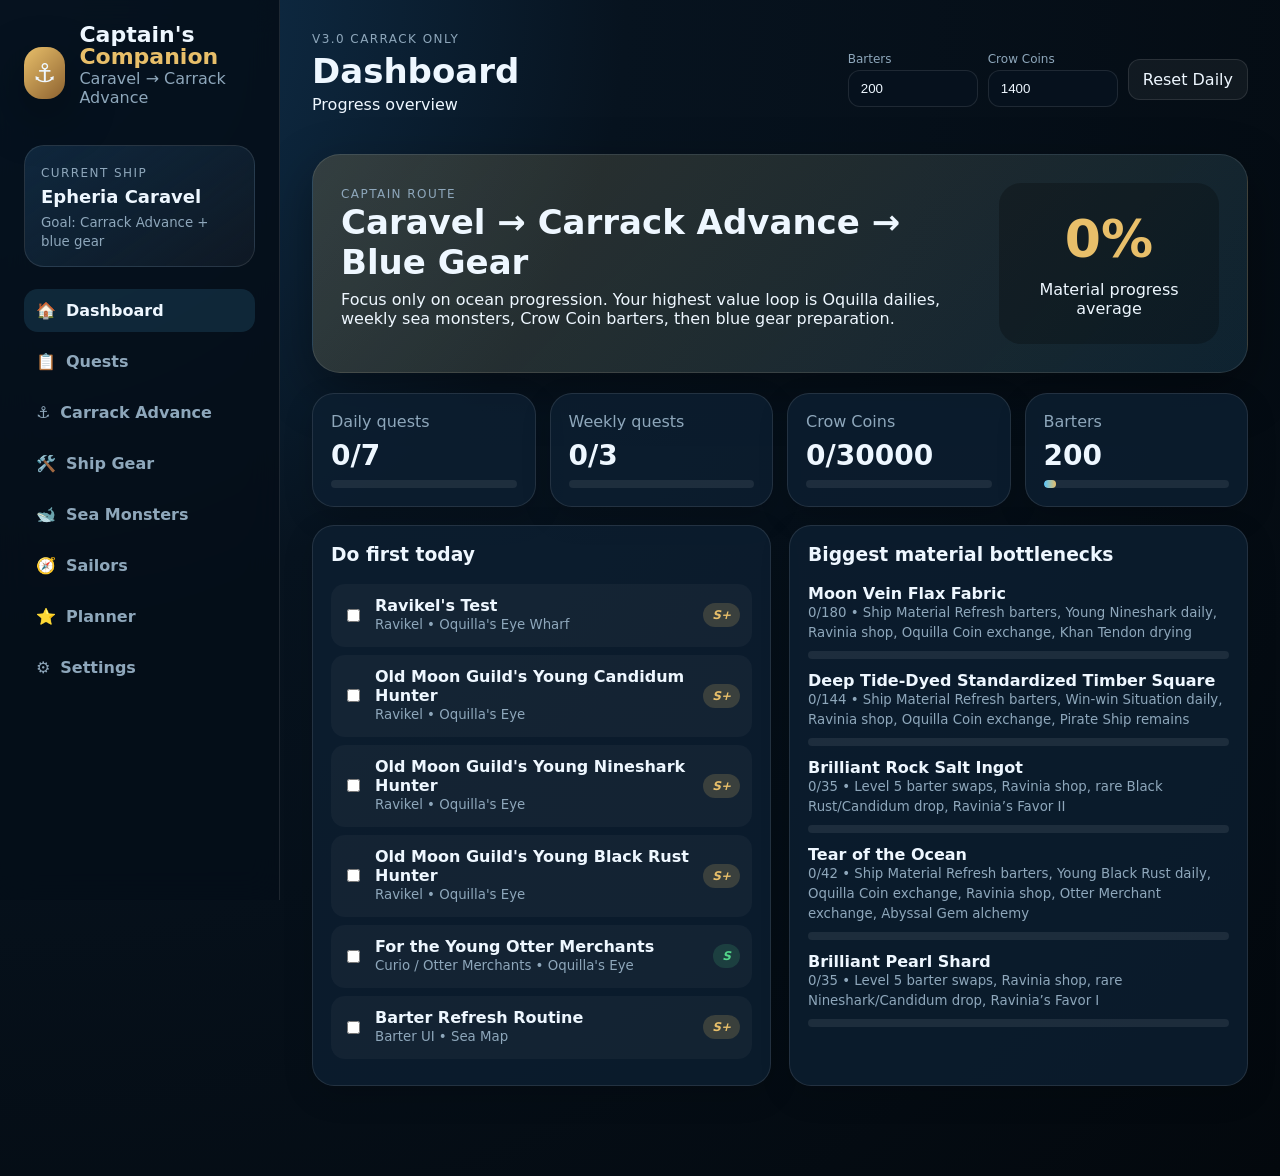
<file: index.html>
<!DOCTYPE html>
<html lang="en">
<head>
  <meta charset="UTF-8" />
  <meta name="viewport" content="width=device-width, initial-scale=1.0" />
  <meta name="theme-color" content="#07131f" />
  <title>BDO Captain's Companion v3.0</title>
  <link rel="stylesheet" href="css/styles.css" />
</head>
<body>
  <div class="appShell">
    <aside class="sidebar">
      <div class="brand">
        <div class="brandIcon">⚓</div>
        <div>
          <h1>Captain's<br><span>Companion</span></h1>
          <p>Caravel → Carrack Advance</p>
        </div>
      </div>
      <div class="shipCard mini">
        <span class="eyebrow">Current ship</span>
        <strong>Epheria Caravel</strong>
        <small>Goal: Carrack Advance + blue gear</small>
      </div>
      <nav id="desktopNav" class="nav"></nav>
    </aside>

    <main class="main">
      <header class="topbar">
        <div>
          <span class="version">v3.0 Carrack Only</span>
          <h2 id="pageTitle">Dashboard</h2>
          <p id="pageSubtitle">Your clean progression hub for Carrack Advance.</p>
        </div>
        <div class="topActions">
          <label class="quickInput">Barters
            <input id="barterCount" type="number" min="0" placeholder="200" />
          </label>
          <label class="quickInput">Crow Coins
            <input id="crowCoins" type="number" min="0" placeholder="1400" />
          </label>
          <button id="resetDaily" class="ghostBtn">Reset Daily</button>
        </div>
      </header>

      <section id="dashboard" class="page active"></section>
      <section id="quests" class="page"></section>
      <section id="materials" class="page"></section>
      <section id="shipGear" class="page"></section>
      <section id="monsters" class="page"></section>
      <section id="sailors" class="page"></section>
      <section id="planner" class="page"></section>
      <section id="settings" class="page"></section>
    </main>
  </div>

  <nav id="mobileNav" class="mobileNav"></nav>
  <dialog id="detailModal" class="modal"><div id="modalContent"></div></dialog>

  <script src="data/appData.js"></script>
  <script src="js/app.js"></script>
</body>
</html>
</file>
<file: css/styles.css>
:root{--bg:#07131f;--panel:#0d1f31;--panel2:#10283e;--text:#eef7ff;--muted:#8ea7bb;--gold:#e8bf6a;--blue:#55c7ff;--green:#53d68a;--red:#ff6b6b;--line:rgba(255,255,255,.1);--shadow:0 18px 50px rgba(0,0,0,.35)}*{box-sizing:border-box}body{margin:0;background:radial-gradient(circle at top left,#123757 0,#07131f 36%,#03080d 100%);color:var(--text);font-family:Inter,system-ui,Segoe UI,Arial,sans-serif}.appShell{display:grid;grid-template-columns:280px 1fr;min-height:100vh}.sidebar{position:sticky;top:0;height:100vh;padding:24px;background:rgba(5,14,24,.88);border-right:1px solid var(--line);backdrop-filter:blur(16px)}.brand{display:flex;gap:14px;align-items:center;margin-bottom:22px}.brandIcon{width:52px;height:52px;border-radius:18px;background:linear-gradient(135deg,var(--gold),#8d6230);display:grid;place-items:center;font-size:26px;box-shadow:var(--shadow)}h1,h2,h3,p{margin-top:0}.brand h1{font-size:22px;line-height:1.02;margin:0}.brand h1 span{color:var(--gold)}.brand p,.shipCard small,.eyebrow,.version{color:var(--muted)}.shipCard{background:linear-gradient(145deg,var(--panel2),rgba(255,255,255,.04));border:1px solid var(--line);border-radius:20px;padding:16px;margin-bottom:22px}.shipCard strong{display:block;font-size:18px;margin:5px 0}.nav{display:grid;gap:8px}.navBtn{border:0;background:transparent;color:var(--muted);padding:12px;border-radius:14px;text-align:left;display:flex;gap:10px;align-items:center;cursor:pointer}.navBtn:hover,.navBtn.active{background:rgba(85,199,255,.13);color:var(--text)}.main{padding:28px 32px 90px}.topbar{display:flex;justify-content:space-between;gap:20px;align-items:center;margin-bottom:24px}.topbar h2{font-size:34px;margin:4px 0}.version,.eyebrow{text-transform:uppercase;letter-spacing:.12em;font-size:12px}.topActions{display:flex;gap:10px;align-items:center;flex-wrap:wrap}.quickInput{display:grid;gap:4px;color:var(--muted);font-size:12px}.quickInput input,.toolbar input,.toolbar select,.materialControl input{background:#06111d;border:1px solid var(--line);border-radius:12px;color:var(--text);padding:10px 12px;max-width:130px}button{font:inherit}.ghostBtn,.primaryBtn,.dangerBtn{border:1px solid var(--line);border-radius:12px;padding:10px 14px;cursor:pointer}.ghostBtn{background:rgba(255,255,255,.05);color:var(--text)}.primaryBtn{background:var(--blue);color:#02101b;border:0;font-weight:800}.dangerBtn{background:var(--red);color:#190000;border:0;font-weight:800}.page{display:none}.page.active{display:block}.hero{display:grid;grid-template-columns:1fr 220px;gap:18px;background:linear-gradient(135deg,rgba(232,191,106,.18),rgba(85,199,255,.12));border:1px solid var(--line);border-radius:28px;padding:28px;margin-bottom:20px;box-shadow:var(--shadow)}.hero h3{font-size:34px;margin-bottom:8px}.heroStats{border-radius:22px;background:rgba(0,0,0,.25);display:grid;place-items:center;text-align:center;padding:20px}.heroStats strong{font-size:52px;color:var(--gold)}.statGrid{display:grid;grid-template-columns:repeat(4,1fr);gap:14px;margin-bottom:18px}.statCard,.panel,.card,.materialCard,.timelineItem{background:rgba(13,31,49,.82);border:1px solid var(--line);border-radius:22px;padding:18px;box-shadow:0 10px 30px rgba(0,0,0,.15)}.statCard span,.statCard small{color:var(--muted)}.statCard strong{display:block;font-size:28px;margin:8px 0}.bar{height:8px;background:rgba(255,255,255,.08);border-radius:99px;overflow:hidden}.bar i{display:block;height:100%;background:linear-gradient(90deg,var(--blue),var(--gold));border-radius:99px}.gridTwo{display:grid;grid-template-columns:1fr 1fr;gap:18px}.questRow{display:flex;align-items:center;gap:12px;padding:12px;border-radius:14px;background:rgba(255,255,255,.035);margin:8px 0}.questRow span{flex:1}.questRow small,.miniMat small,.card p,.materialCard small{display:block;color:var(--muted);line-height:1.5}.pill{display:inline-flex;align-items:center;border-radius:999px;background:rgba(85,199,255,.14);color:#bfeeff;padding:5px 9px;font-size:12px;font-weight:800}.pill.splus{background:rgba(232,191,106,.18);color:var(--gold)}.pill.s{background:rgba(83,214,138,.16);color:var(--green)}.pill.a{background:rgba(85,199,255,.16);color:var(--blue)}.pill.muted{background:rgba(255,255,255,.08);color:var(--muted)}.miniMat{display:grid;gap:8px;margin:12px 0}.toolbar{display:flex;gap:10px;margin-bottom:16px}.toolbar input{max-width:none;flex:1}.cardGrid{display:grid;grid-template-columns:repeat(3,minmax(0,1fr));gap:16px}.cardTop{display:flex;gap:8px;flex-wrap:wrap;margin-bottom:12px}.card h3{font-size:19px}.cardFooter{display:flex;justify-content:space-between;align-items:center;margin-top:14px;border-top:1px solid var(--line);padding-top:14px}.materialList{display:grid;gap:14px}.materialCard{display:grid;grid-template-columns:1fr 260px;gap:20px;align-items:center}.materialControl{display:grid;gap:10px}.materialControl input{max-width:none;font-size:18px}.timeline{display:grid;gap:16px}.timelineItem{position:relative;border-left:4px solid var(--gold)}.timelineItem span{color:var(--gold);font-weight:900}.timelineItem em{color:var(--muted)}.timelineItem li{margin:8px 0}.planner ol{line-height:2}.modal{max-width:620px;border:1px solid var(--line);border-radius:24px;background:var(--panel);color:var(--text);box-shadow:var(--shadow);padding:0}.modal::backdrop{background:rgba(0,0,0,.72)}#modalContent{padding:24px}.close{float:right;border:0;border-radius:50%;width:36px;height:36px;background:rgba(255,255,255,.08);color:var(--text);font-size:22px}pre{white-space:pre-wrap;background:#02070c;border-radius:14px;padding:14px;overflow:auto}.mobileNav{display:none}@media(max-width:980px){.appShell{grid-template-columns:1fr}.sidebar{display:none}.main{padding:20px 16px 92px}.topbar,.hero,.gridTwo,.materialCard{grid-template-columns:1fr;display:grid}.statGrid,.cardGrid{grid-template-columns:1fr 1fr}.mobileNav{position:fixed;bottom:0;left:0;right:0;display:grid;grid-template-columns:repeat(5,1fr);background:rgba(5,14,24,.96);border-top:1px solid var(--line);padding:8px;z-index:10}.mobileNav .navBtn{justify-content:center;text-align:center;display:grid;gap:2px;padding:8px}.mobileNav small{font-size:11px}.hero h3{font-size:26px}}@media(max-width:620px){.statGrid,.cardGrid{grid-template-columns:1fr}.topActions{align-items:stretch}.quickInput input{max-width:none}.heroStats strong{font-size:42px}}

/* v3.2 Carrack Advance material tracker */
.sourceNote{background:rgba(232,191,106,.11);border:1px solid rgba(232,191,106,.28);border-radius:18px;padding:14px 16px;margin-bottom:16px;color:#f4dfad}.sourceNote strong{color:var(--gold)}.materialSummary{display:grid;grid-template-columns:repeat(3,1fr);gap:14px;margin-bottom:18px}.materialTableWrap{display:grid;gap:22px}.matGroup h3{color:var(--gold);margin:0 0 10px}.materialTable{display:grid;gap:10px}.matRow{display:grid;grid-template-columns:minmax(280px,1.4fr) 110px 130px 120px 170px;gap:14px;align-items:center;background:rgba(13,31,49,.82);border:1px solid var(--line);border-radius:18px;padding:12px}.matRow.done{border-color:rgba(83,214,138,.45);background:rgba(83,214,138,.08)}.matNameCell{display:flex;gap:12px;align-items:center;min-width:0}.matNameCell h4{margin:0 0 4px;font-size:16px}.matNameCell small,.matNeed span,.matHave span,.matRemain span,.matProgress span{color:var(--muted);font-size:12px}.matIcon{width:46px;height:46px;object-fit:contain;border-radius:10px;background:rgba(255,255,255,.06);border:1px solid var(--line);flex:none}.matIcon.fallback{display:grid;place-items:center;font-size:24px}.matNeed,.matRemain,.matProgress{display:grid;gap:5px}.matNeed b,.matRemain b{font-size:18px}.matHave{display:grid;gap:5px}.matHave input{background:#06111d;border:1px solid var(--line);border-radius:10px;color:var(--text);padding:9px;width:100%;font-size:16px}.matDetails{grid-column:1/-1;background:rgba(0,0,0,.16);border-radius:12px;padding:8px 10px}.matDetails summary{cursor:pointer;color:var(--gold);font-weight:700}.matDetails ul{margin:8px 0 0 18px;color:var(--muted);line-height:1.7}@media(max-width:1080px){.matRow{grid-template-columns:1fr 1fr 1fr}.matNameCell{grid-column:1/-1}.materialSummary{grid-template-columns:1fr}}@media(max-width:620px){.matRow{grid-template-columns:1fr}.matDetails{grid-column:auto}.matIcon{width:42px;height:42px}}

/* v3.4 Ship parts tracker */
.tabs{display:flex;gap:8px;flex-wrap:wrap;margin:12px 0 18px;border-bottom:1px solid var(--line)}
.tabBtn{border:1px solid var(--line);border-bottom:0;background:rgba(255,255,255,.035);color:var(--muted);padding:12px 18px;border-radius:14px 14px 0 0;cursor:pointer;font-weight:800}
.tabBtn.active{color:var(--gold);background:rgba(232,191,106,.12);box-shadow:inset 0 -2px 0 var(--gold)}
.tabPanel{display:none}.tabPanel.active{display:block}.sourceNote.compact{margin-bottom:14px;padding:10px 14px}
.shipPartList{display:grid;gap:16px}.shipPartCard{background:rgba(13,31,49,.82);border:1px solid var(--line);border-radius:20px;overflow:hidden}.shipPartCard.done{border-color:rgba(83,214,138,.45);background:rgba(83,214,138,.07)}
.shipPartMain{display:grid;grid-template-columns:82px 1fr 210px;gap:18px;align-items:center;padding:18px;border-bottom:1px solid var(--line)}
.partIcon{width:72px;height:72px;object-fit:contain;border-radius:16px;background:rgba(255,255,255,.06);border:1px solid var(--line)}
.shipPartMain h3{margin:0 0 8px;color:var(--gold);font-size:20px}.shipPartMain p{color:var(--text);line-height:1.45;margin:0 0 10px}.doneCheck{display:inline-flex;gap:8px;align-items:center;color:var(--muted)}
.partProgressBox{display:grid;gap:8px;background:rgba(0,0,0,.18);border:1px solid var(--line);border-radius:16px;padding:14px}.partProgressBox span{color:var(--muted);font-size:12px}.partProgressBox strong{font-size:28px;color:var(--gold)}
.subMatTable{display:grid}.subMatRow{display:grid;grid-template-columns:minmax(260px,1.3fr) 90px 130px 190px;gap:14px;align-items:center;padding:10px 14px;border-top:1px solid rgba(255,255,255,.06)}.subMatRow:first-child{border-top:0}.subMatRow.done{background:rgba(83,214,138,.08)}
.subMatName{display:flex;align-items:center;gap:10px;font-weight:700}.subMatIcon{width:34px;height:34px;object-fit:contain;border-radius:8px;background:rgba(255,255,255,.05);border:1px solid var(--line);flex:none}.subMatRow b{color:var(--gold)}
.subMatRow label{display:grid;gap:4px}.subMatRow label span,.subMatProgress span{font-size:12px;color:var(--muted)}.subMatRow input{width:100%;background:#06111d;border:1px solid var(--line);border-radius:10px;color:var(--text);padding:8px}.subMatProgress{display:grid;gap:6px}
@media(max-width:1080px){.shipPartMain{grid-template-columns:72px 1fr}.partProgressBox{grid-column:1/-1}.subMatRow{grid-template-columns:1fr 80px 120px}.subMatProgress{grid-column:1/-1}}
@media(max-width:620px){.tabs{display:grid}.tabBtn{border-bottom:1px solid var(--line);border-radius:12px}.shipPartMain{grid-template-columns:1fr;text-align:left}.partIcon{width:64px;height:64px}.subMatRow{grid-template-columns:1fr}.subMatName{align-items:flex-start}.subMatIcon{width:38px;height:38px}}
</file>
